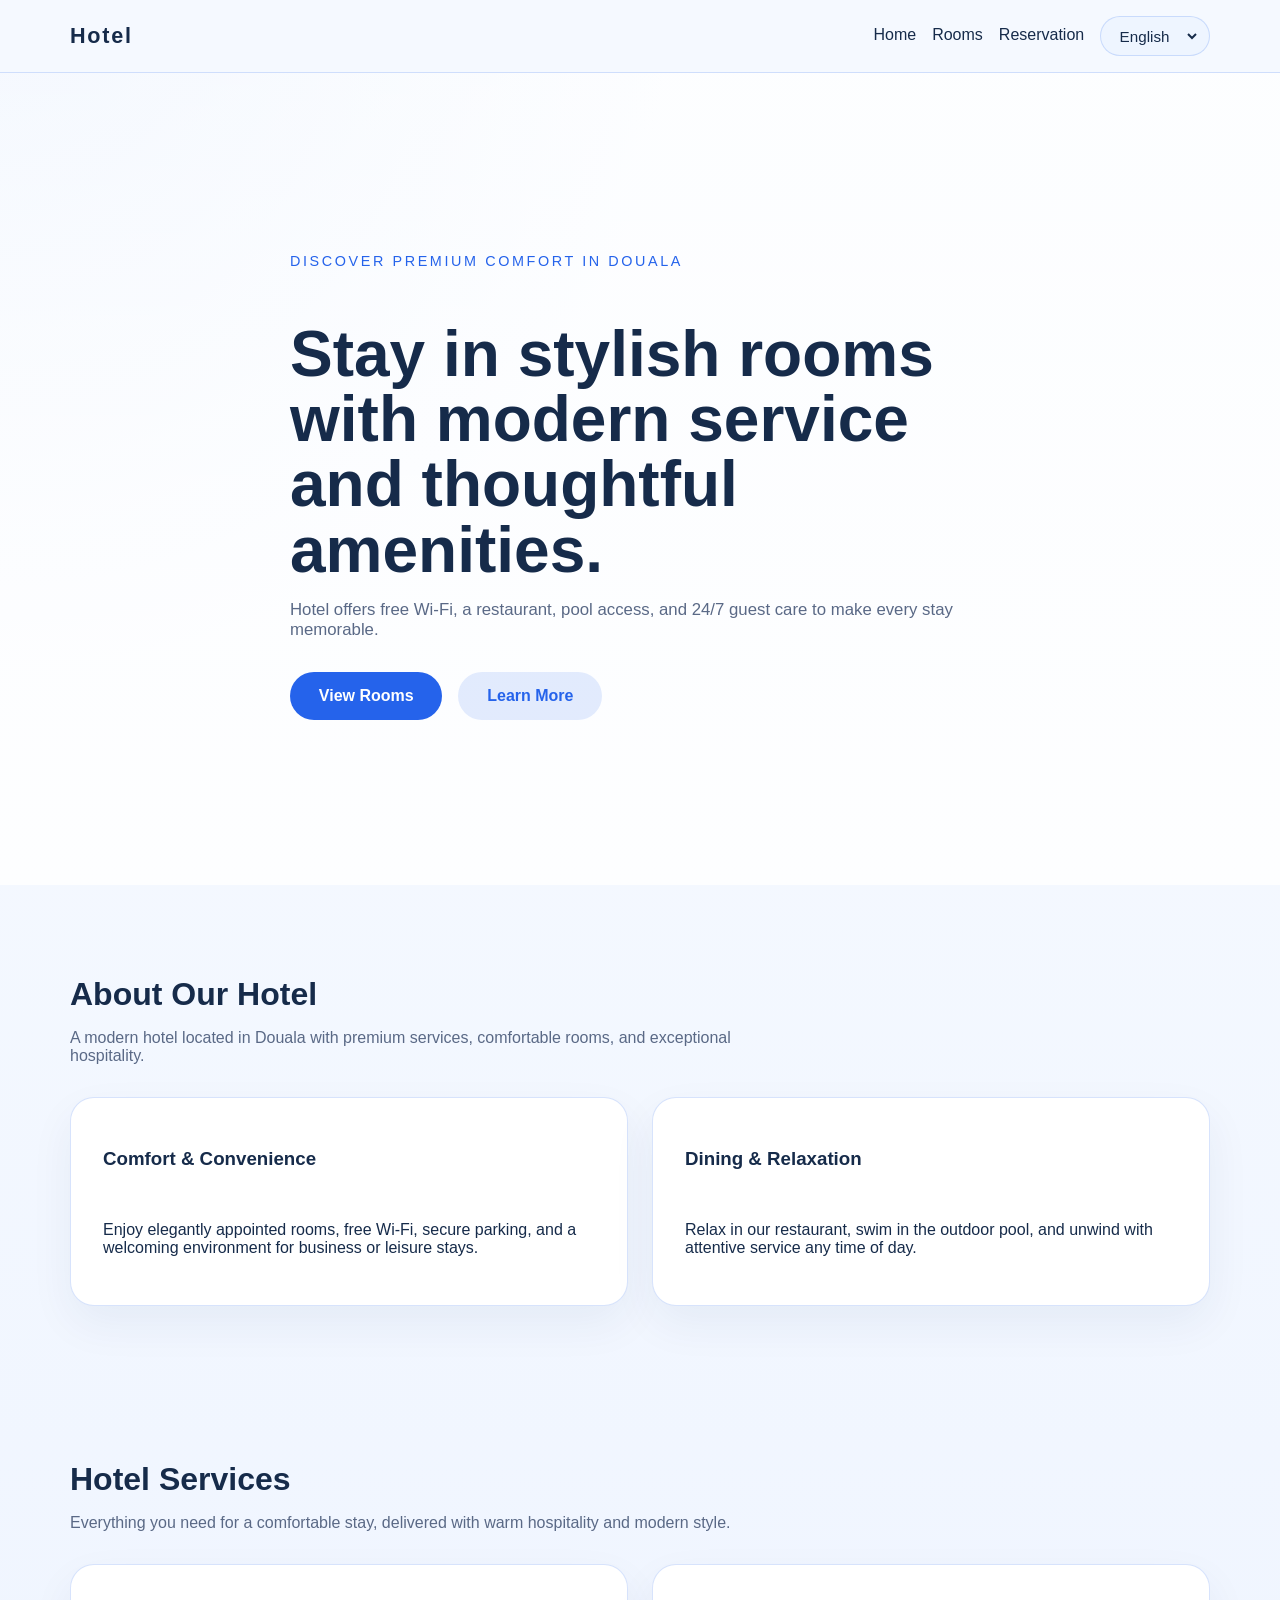
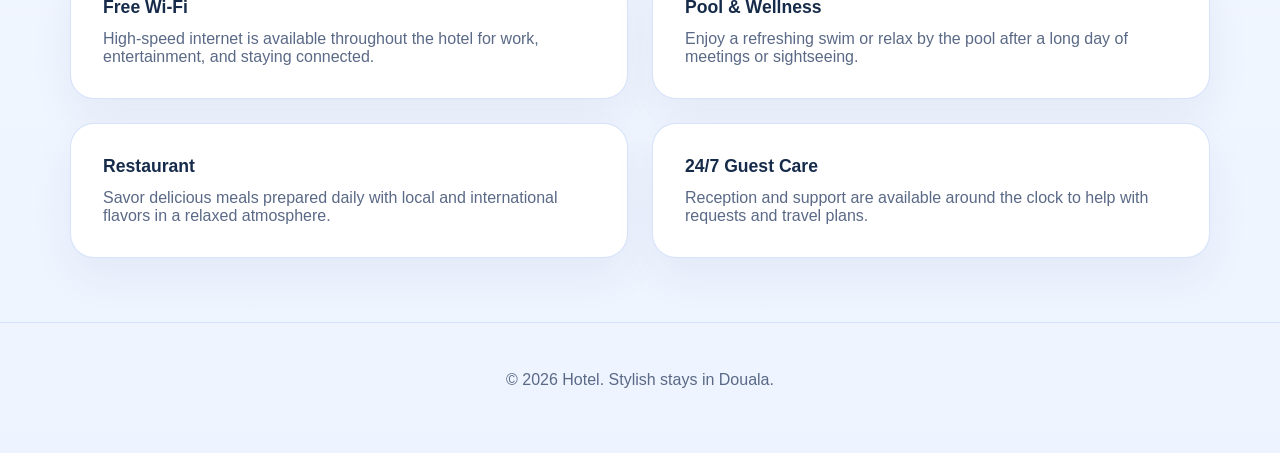
<file: Hotelsystem/index.html>
﻿<!DOCTYPE html>
<html lang="en">
<head>
  <meta charset="UTF-8">
  <meta name="viewport" content="width=device-width, initial-scale=1.0">
  <title>Hotel</title>
  <link rel="stylesheet" href="styles.css">
</head>
<body data-page="index">
  <header class="site-header">
    <div class="container site-nav">
      <a class="brand" data-i18n="common.brand" href="index.html">Hotel</a>
      <div class="header-actions">       
        <button id="mobileNavToggle" class="icon-button mobile-only" aria-label="Open navigation">☰</button>
        <nav class="nav-links">
            <button id="mobileNavClose" class="icon-button nav-close-button mobile-only" aria-label="Close navigation">✕</button>
            <a data-i18n="common.home" href="index.html">Home</a>
          <a data-i18n="common.rooms" href="rooms.html">Rooms</a>
          <a data-i18n="common.reservation" href="reservation.html">Reservation</a>
        <button id="themeToggle" class="icon-button" aria-label="Toggle theme">🌙</button>
        <div class="language-switcher">
          <select id="languageSwitcher">
            <option value="en">English</option>
            <option value="fr">Français</option>
          </select>
        </div>
        </nav>
      </div>
    </div>
  </header>


  <main>
    <section class="hero">
      <div class="container hero-content">
        <p class="eyebrow" data-i18n="index.eyebrow">Discover premium comfort in Douala</p>
        <h1 class="hero-title" data-i18n="index.heroTitle">Stay in stylish rooms with modern service and thoughtful amenities.</h1>
        <p class="hero-text" data-i18n="index.heroText">Hotel offers free Wi-Fi, a restaurant, pool access, and 24/7 guest care to make every stay memorable.</p>
        <div class="hero-actions">
          <a class="button-primary" data-i18n="index.viewRooms" href="rooms.html">View Rooms</a>
          <a class="btn" data-i18n="index.learnMore" href="#about">Learn More</a>
        </div>
      </div>
    </section>

    <section class="section" id="about">
      <div class="container">
        <h2 class="section-title" data-i18n="index.aboutTitle">About Our Hotel</h2>
        <p class="section-subtitle" data-i18n="index.aboutText">A modern hotel located in Douala with premium services, comfortable rooms, and exceptional hospitality.</p>
        <div class="card-grid">
          <div class="card card-compact">
            <h3 data-i18n="index.comfortTitle">Comfort & Convenience</h3>
            <p data-i18n="index.comfortText">Enjoy elegantly appointed rooms, free Wi-Fi, secure parking, and a welcoming environment for business or leisure stays.</p>
          </div>
          <div class="card card-compact">
            <h3 data-i18n="index.diningTitle">Dining & Relaxation</h3>
            <p data-i18n="index.diningText">Relax in our restaurant, swim in the outdoor pool, and unwind with attentive service any time of day.</p>
          </div>
        </div>
      </div>
    </section>

    <section class="section" id="services">
      <div class="container">
        <h2 class="section-title" data-i18n="index.servicesTitle">Hotel Services</h2>
        <p class="section-subtitle" data-i18n="index.servicesText">Everything you need for a comfortable stay, delivered with warm hospitality and modern style.</p>
        <div class="card-grid">
          <div class="service-item">
            <h3 data-i18n="index.wifiTitle">Free Wi-Fi</h3>
            <p data-i18n="index.wifiText">High-speed internet is available throughout the hotel for work, entertainment, and staying connected.</p>
          </div>
          <div class="service-item">
            <h3 data-i18n="index.poolTitle">Pool & Wellness</h3>
            <p data-i18n="index.poolText">Enjoy a refreshing swim or relax by the pool after a long day of meetings or sightseeing.</p>
          </div>
          <div class="service-item">
            <h3 data-i18n="index.restaurantTitle">Restaurant</h3>
            <p data-i18n="index.restaurantText">Savor delicious meals prepared daily with local and international flavors in a relaxed atmosphere.</p>
          </div>
          <div class="service-item">
            <h3 data-i18n="index.guestCareTitle">24/7 Guest Care</h3>
            <p data-i18n="index.guestCareText">Reception and support are available around the clock to help with requests and travel plans.</p>
          </div>
        </div>
      </div>
    </section>
  </main>

  <footer class="footer">
    <div class="container">
      <p data-i18n="index.footer">© 2026 Hotel. Stylish stays in Douala.</p>
    </div>
  </footer>

  <script src="app.js"></script>
</body>
</html>
</file>
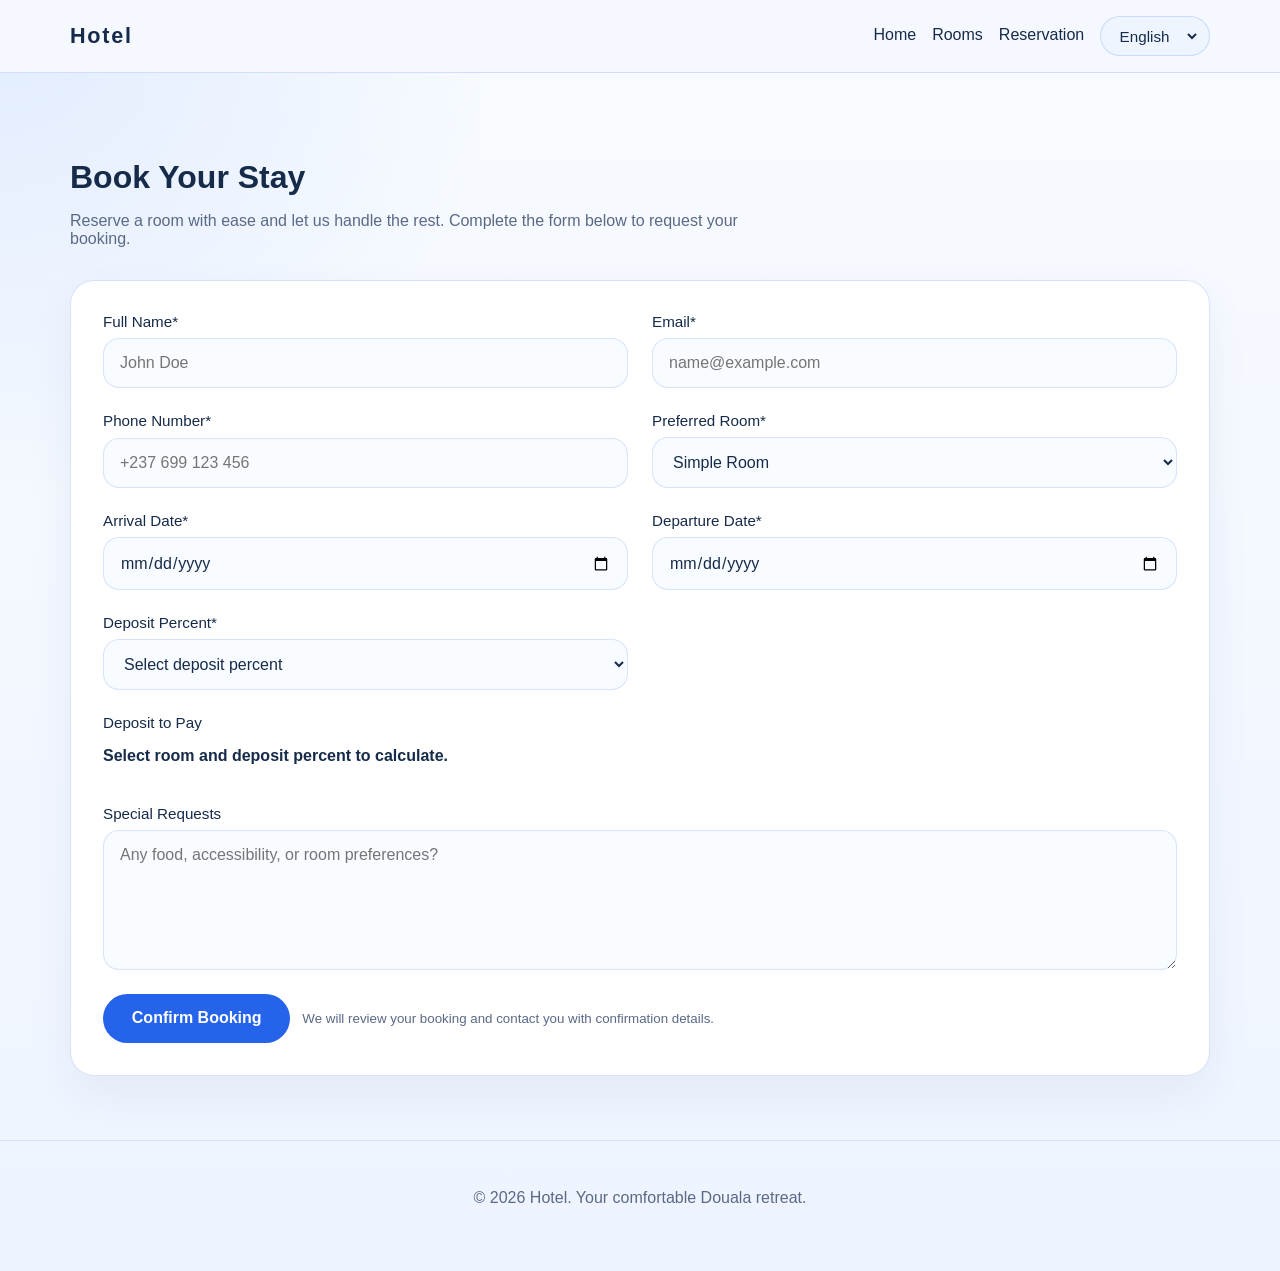
<file: Hotelsystem/reservation.html>
﻿<!DOCTYPE html>
<html lang="en">
<head>
  <meta charset="UTF-8">
  <meta name="viewport" content="width=device-width, initial-scale=1.0">
  <title>Reservation | Hotel</title>
  <link rel="stylesheet" href="styles.css">
</head>
<body data-page="reservation">
  <header class="site-header">
    <div class="container site-nav">
      <a class="brand" data-i18n="common.brand" href="index.html">Hotel</a>
      <div class="header-actions">       
        <button id="mobileNavToggle" class="icon-button mobile-only" aria-label="Open navigation">☰</button>
        <nav class="nav-links">
            <button id="mobileNavClose" class="icon-button nav-close-button mobile-only" aria-label="Close navigation">✕</button>
            <a data-i18n="common.home" href="index.html">Home</a>
          <a data-i18n="common.rooms" href="rooms.html">Rooms</a>
          <a data-i18n="common.reservation" href="reservation.html">Reservation</a>
        <button id="themeToggle" class="icon-button" aria-label="Toggle theme">🌙</button>
        <div class="language-switcher">
          <select id="languageSwitcher">
            <option value="en">English</option>
            <option value="fr">Français</option>
          </select>
        </div>
        </nav>
      </div>
    </div>
  </header>

  <main class="section">
    <div class="container">
      <h1 class="section-title" data-i18n="reservation.pageTitle">Book Your Stay</h1>
      <p class="section-subtitle" data-i18n="reservation.pageSubtitle">Reserve a room with ease and let us handle the rest. Complete the form below to request your booking.</p>

      <div class="form-wrapper">
        <form   action="https://formspree.io/f/mljrjkby" method="post" id="bookingForm" class="form-grid" novalidate>
          <div class="form-group">
            <label for="fullName" data-i18n="reservation.fullNameLabel">Full Name*</label>
            <input id="fullName" name="fullName" type="text" data-i18n-placeholder="reservation.fullNamePlaceholder" placeholder="John Doe" required>
          </div>

          <div class="form-group">
            <label for="email" data-i18n="reservation.emailLabel">Email*</label>
            <input id="email" name="email" type="email" data-i18n-placeholder="reservation.emailPlaceholder" placeholder="name@example.com" required>
          </div>

          <div class="form-group">
            <label for="phone" data-i18n="reservation.phoneLabel">Phone Number*</label>
            <input id="phone" name="phone" type="tel" data-i18n-placeholder="reservation.phonePlaceholder" placeholder="+237 699 123 456" required>
          </div>

          <div class="form-group">
            <label for="room-select" data-i18n="reservation.roomLabel">Preferred Room*</label>
            <select id="room-select" name="roomType" required>
              <option value="Simple Room" data-i18n="rooms.simpleRoom">Simple Room</option>
              <option value="Double Room" data-i18n="rooms.doubleRoom">Double Room</option>
              <option value="Suite" data-i18n="rooms.suite">Suite</option>
            </select>
          </div>

          <div class="form-group">
            <label for="arrivalDate" data-i18n="reservation.arrivalLabel">Arrival Date*</label>
            <input id="arrivalDate" name="arrivalDate" type="date" required>
          </div>

          <div class="form-group">
            <label for="departureDate" data-i18n="reservation.departureLabel">Departure Date*</label>
            <input id="departureDate" name="departureDate" type="date" required>
          </div>

          <div class="form-group">
            <label for="depositPercent">Deposit Percent*</label>
            <select id="depositPercent" name="depositPercent" required>
              <option value="">Select deposit percent</option>
              <option value="20">20%</option>
              <option value="30">30%</option>
            </select>
          </div>

          <div class="form-group" style="grid-column: 1 / -1;">
            <label>Deposit to Pay</label>
            <p id="depositAmountPreview" class="status-message">Select room and deposit percent to calculate.</p>
          </div>

          <div class="form-group" style="grid-column: 1 / -1;">
            <label for="specialRequest" data-i18n="reservation.requestLabel">Special Requests</label>
            <textarea id="specialRequest" name="specialRequest" data-i18n-placeholder="reservation.requestPlaceholder" placeholder="Any food, accessibility, or room preferences?" rows="5"></textarea>
          </div>

          <!--
            Payment confirmation screen is hidden initially. After the user
            submits the form, this screen prompts them to pay the deposit or
            decline and return to the booking form.
          -->
          <div class="form-actions" style="grid-column: 1 / -1;">
            <button class="button-primary" data-i18n="reservation.submitButton" type="submit">Confirm Booking</button>
            <small data-i18n="reservation.noteText">We will review your booking and contact you with confirmation details.</small>
            <p class="status-message" id="status"></p>
          </div>
        </form>

        <div id="paymentConfirmationScreen" class="card payment-screen" style="display:none; margin-top: 1.5rem;">
          <h3>Confirm Deposit Payment</h3>
          <p id="paymentSummary">Review your deposit before paying.</p>
          <div class="form-group" style="margin-top: 1rem;">
            <label for="paymentMethod">Payment Method*</label>
            <select id="paymentMethod" required>
              <option value="">Choose payment method</option>
              <option value="mtn">MTN</option>
              <option value="orange">Orange</option>
              <option value="bankcard">Bank Card</option>
            </select>
          </div>
          <div style="display:flex; gap:0.5rem; margin-top:0.75rem; flex-wrap: wrap;">
            <button id="payButton" type="button" class="button-primary">Confirm Pay</button>
            <button id="declineButton" type="button" class="btn">Decline</button>
          </div>
          <small class="status-message" id="paymentMessage"></small>
        </div>
      </div>
    </div>
  </main>

  <footer class="footer">
    <div class="container">
      <p data-i18n="reservation.footer">© 2026 Hotel. Your comfortable Douala retreat.</p>
    </div>
  </footer>

  <script src="app.js"></script>
</body>
</html>
</file>
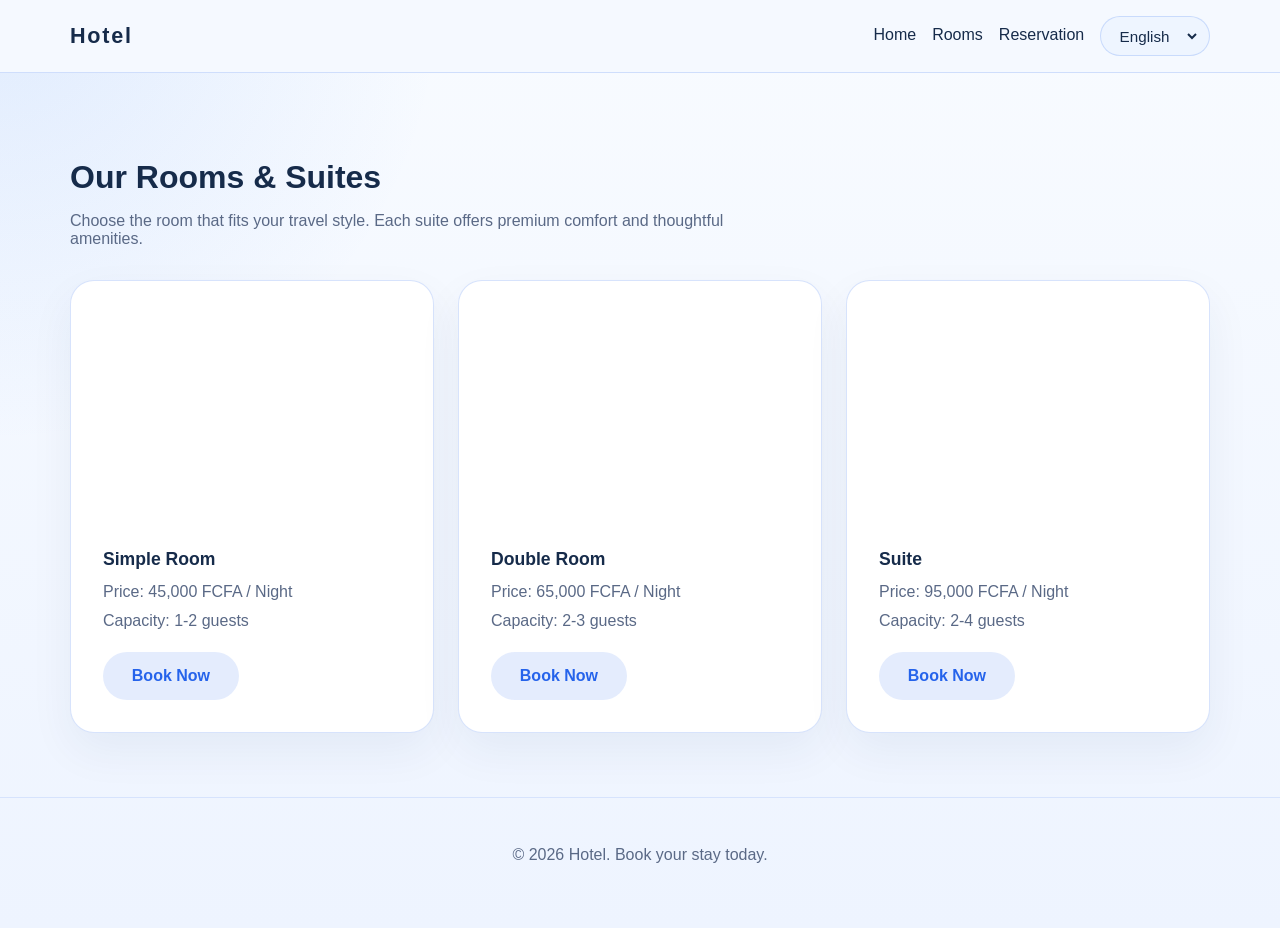
<file: Hotelsystem/rooms.html>
﻿<!DOCTYPE html>
<html lang="en">
<head>
  <meta charset="UTF-8">
  <meta name="viewport" content="width=device-width, initial-scale=1.0">
  <title>Our Rooms | Hotel</title>
  <link rel="stylesheet" href="styles.css">
</head>
<body data-page="rooms">
  <header class="site-header">
    <div class="container site-nav">
      <a class="brand" data-i18n="common.brand" href="index.html">Hotel</a>
      <div class="header-actions">       
        <button id="mobileNavToggle" class="icon-button mobile-only" aria-label="Open navigation">☰</button>
        <nav class="nav-links">
            <button id="mobileNavClose" class="icon-button nav-close-button mobile-only" aria-label="Close navigation">✕</button>
            <a data-i18n="common.home" href="index.html">Home</a>
          <a data-i18n="common.rooms" href="rooms.html">Rooms</a>
          <a data-i18n="common.reservation" href="reservation.html">Reservation</a>
        <button id="themeToggle" class="icon-button" aria-label="Toggle theme">🌙</button>
        <div class="language-switcher">
          <select id="languageSwitcher">
            <option value="en">English</option>
            <option value="fr">Français</option>
          </select>
        </div>
        </nav>
      </div>
    </div>
  </header>

  <main class="section">
    <div class="container">
      <h1 class="section-title" data-i18n="rooms.pageTitle">Our Rooms & Suites</h1>
      <p class="section-subtitle" data-i18n="rooms.pageSubtitle">Choose the room that fits your travel style. Each suite offers premium comfort and thoughtful amenities.</p>

      <div class="room-grid">
        <div class="room-card">
          <div class="room-photo" style="background-image: url('https://images.unsplash.com/photo-1505693416388-ac5ce068fe85?auto=format&fit=crop&w=1200&q=80');"></div>
          <h3 data-i18n="rooms.simpleRoom">Simple Room</h3>
          <p data-i18n="rooms.simplePrice">Price: 45,000 FCFA / Night</p>
          <p data-i18n="rooms.simpleCapacity">Capacity: 1-2 guests</p>
          <a class="btn" data-i18n="rooms.bookNow" href="reservation.html?room=Simple%20Room">Book Now</a>
        </div>

        <div class="room-card">
          <div class="room-photo" style="background-image: url('https://images.unsplash.com/photo-1522708323590-d24dbb6b0267?auto=format&fit=crop&w=1200&q=80');"></div>
          <h3 data-i18n="rooms.doubleRoom">Double Room</h3>
          <p data-i18n="rooms.doublePrice">Price: 65,000 FCFA / Night</p>
          <p data-i18n="rooms.doubleCapacity">Capacity: 2-3 guests</p>
          <a class="btn" data-i18n="rooms.bookNow" href="reservation.html?room=Double%20Room">Book Now</a>
        </div>

        <div class="room-card">
          <div class="room-photo" style="background-image: url('https://images.unsplash.com/photo-1560448068-652ce1f4a9be?auto=format&fit=crop&w=1200&q=80');"></div>
          <h3 data-i18n="rooms.suite">Suite</h3>
          <p data-i18n="rooms.suitePrice">Price: 95,000 FCFA / Night</p>
          <p data-i18n="rooms.suiteCapacity">Capacity: 2-4 guests</p>
          <a class="btn" data-i18n="rooms.bookNow" href="reservation.html?room=Suite">Book Now</a>
        </div>
      </div>
    </div>
  </main>

  <footer class="footer">
    <div class="container">
      <p data-i18n="rooms.footer">© 2026 Hotel. Book your stay today.</p>
    </div>
  </footer>

  <script src="app.js"></script>
</body>
</html>
</file>
<file: Hotelsystem/styles.css>
﻿/* Theme variables define the default color palette and surface tones. */
:root {
  --bg: #f5f9ff;
  --surface: #ffffff;
  --surface-alt: #eef5ff;
  --surface-soft: rgba(59, 130, 246, 0.12);
  --text: #162b4a;
  --muted: #5a6986;
  --accent: #2563eb;
  --accent-strong: #f59e0b;
  --danger: #dc2626;
  --border: rgba(37, 99, 235, 0.18);
}

/* Dark theme color overrides when the body has data-theme="dark". */
body[data-theme="dark"] {
  --bg: #0f172a;
  --surface: #111827;
  --surface-alt: #1f2937;
  --surface-soft: rgba(255, 255, 255, 0.06);
  --text: #e2e8f0;
  --muted: #94a3b8;
  --accent: #60a5fa;
  --accent-strong: #fbbf24;
  --danger: #f87171;
  --border: rgba(148, 163, 184, 0.24);
}

/* Global reset for box sizing. */
* {
  box-sizing: border-box;
}

/* Smooth scrolling behavior when navigating on the page. */
html {
  scroll-behavior: smooth;
}

/* Base body styling with theme-aware background and text color. */
body {
  margin: 0;
  min-height: 100vh;
  font-family: "Inter", "Segoe UI", sans-serif;
  background: var(--bg);
  color: var(--text);
}

/* Light-mode gradient background styling. */
body[data-theme="light"] {
  background: radial-gradient(circle at top left, rgba(59, 130, 246, 0.12), transparent 28%),
    linear-gradient(180deg, #f8fbff 0%, #eef4ff 100%);
}

/* Dark-mode gradient background styling. */
body[data-theme="dark"] {
  background: radial-gradient(circle at top left, rgba(96, 165, 250, 0.12), transparent 28%),
    linear-gradient(180deg, #0b1125 0%, #111827 100%);
}

img {
  max-width: 100%;
  display: block;
}

button,
input,
select,
textarea {
  font: inherit;
}

a {
  color: inherit;
  text-decoration: none;
}

button {
  cursor: pointer;
}

.container {
  width: min(1140px, calc(100% - 2rem));
  margin: 0 auto;
}

.site-header {
  position: sticky;
  top: 0;
  z-index: 20;
  background: var(--bg);
  border-bottom: 1px solid var(--border);
  backdrop-filter: blur(12px);
}

.site-nav {
  display: flex;
  align-items: center;
  justify-content: space-between;
  gap: 1rem;
  padding: 1rem 0;
}

.brand {
  font-size: 1.35rem;
  font-weight: 700;
  letter-spacing: 0.08em;
  color: var(--text);
}

/* Navigation link container for desktop and mobile layouts. */
.nav-links {
  display: flex;
  flex-wrap: wrap;
  gap: 1rem;
}

/* Base link styling inside the nav area. */
.nav-links a {
  padding-top: 10px;
  color: var(--text);
  transition: color 0.2s ease;
}

/* Hover and focus state for improved accessibility. */
.nav-links a:hover,
.nav-links a:focus {
  color: var(--accent);
}

.language-switcher {
  display: inline-flex;
  align-items: center;
  border: 1px solid var(--border);
  border-radius: 999px;
  background: var(--surface-alt);
  padding: 0.35rem 0.55rem;
}

.language-switcher select {
  border: none;
  background: transparent;
  color: var(--text);
  font-size: 0.95rem;
  padding: 0.25rem 0.35rem;
  outline: none;
}

.header-actions {
  display: flex;
  align-items: center;
  gap: 0.75rem;
}

.icon-button {
  appearance: none;
  border: 1px solid var(--border);
  background: var(--surface-alt);
  color: var(--text);
  border-radius: 999px;
  padding: 0.8rem 1rem;
  font-size: 1rem;
  cursor: pointer;
}

.icon-button:hover,
.icon-button:focus {
  border-color: var(--accent);
}

.mobile-only {
  display: none;
}

.nav-links {
  display: flex;
  flex-wrap: wrap;
  gap: 1rem;
}

.nav-close-button {
  align-self: flex-end;
  border-radius: 999px;
  font-size: 1.05rem;
  padding: 0.75rem 0.9rem;
}

.hero {
  min-height: calc(100vh - 88px);
  display: grid;
  place-items: center;
  background: linear-gradient(180deg, rgba(255, 255, 255, 0.65), rgba(255, 255, 255, 0.85)),
    url('https://images.unsplash.com/photo-1501117716987-c8e6f542bffc?auto=format&fit=crop&w=1400&q=80') center/cover no-repeat;
  padding: 5rem 0;
}

body[data-theme="dark"] .hero {
  background: linear-gradient(180deg, rgba(15, 23, 42, 0.75), rgba(15, 23, 42, 0.92)),
    url('https://images.unsplash.com/photo-1501117716987-c8e6f542bffc?auto=format&fit=crop&w=1400&q=80') center/cover no-repeat;
}

.hero-content {
  max-width: 700px;
  text-align: left;
}

.eyebrow {
  text-transform: uppercase;
  letter-spacing: 0.18em;
  color: var(--accent);
  font-size: 0.9rem;
  margin-bottom: 1rem;
}

.hero-title {
  font-size: clamp(2.5rem, 5vw, 4rem);
  margin-bottom: 1rem;
  line-height: 1.02;
}

.hero-text {
  color: var(--muted);
  font-size: 1.05rem;
  margin-bottom: 2rem;
}

.hero-actions {
  display: inline-flex;
  flex-wrap: wrap;
  gap: 1rem;
  justify-content: flex-start;
}

.btn,
.button-primary {
  display: inline-flex;
  align-items: center;
  justify-content: center;
  border: none;
  border-radius: 999px;
  background: var(--accent);
  color: #ffffff;
  padding: 0.95rem 1.8rem;
  font-weight: 700;
  text-decoration: none;
  transition: transform 0.2s ease, box-shadow 0.2s ease, background-color 0.2s ease;
}

.btn {
  background: rgba(37, 99, 235, 0.12);
  color: var(--accent);
}

.btn:hover,
.button-primary:hover {
  transform: translateY(-2px);
  box-shadow: 0 18px 45px rgba(37, 99, 235, 0.18);
}

.section {
  padding: 4rem 0;
}

.section-title {
  font-size: 2rem;
  margin-bottom: 0.75rem;
}

.section-subtitle {
  max-width: 680px;
  color: var(--muted);
  margin-bottom: 2rem;
}

.card-grid {
  display: grid;
  gap: 1.5rem;
}

.card,
.service-item,
.room-card,
.form-wrapper,
.payment-screen {
  background: var(--surface);
  border: 1px solid var(--border);
  border-radius: 24px;
  padding: 2rem;
  box-shadow: 0 18px 45px rgba(16, 50, 95, 0.06);
}

.payment-screen {
  animation: fadeInSlide 0.25s ease both;
}

@keyframes fadeInSlide {
  from {
    opacity: 0;
    transform: translateY(12px);
  }
  to {
    opacity: 1;
    transform: translateY(0);
  }
}

.card-compact {
  display: grid;
  gap: 1rem;
}

.service-list,
.room-details {
  display: grid;
  gap: 1rem;
}

.service-item h3,
.room-card h3 {
  margin: 0 0 0.75rem;
  font-size: 1.1rem;
}

.service-item p,
.room-card p {
  margin: 0;
  color: var(--muted);
}

.room-grid {
  display: grid;
  gap: 1.5rem;
}

.room-card {
  overflow: hidden;
  display: grid;
  grid-template-rows: 220px 1fr auto;
}

.room-photo {
  min-height: 220px;
  background-size: cover;
  background-position: center;
}

.room-card h3 {
  margin: 1rem 0 0.5rem;
}

.room-card p {
  margin: 0.35rem 0;
}

.room-card .btn {
  margin-top: 1rem;
  width: fit-content;
}

.footer {
  padding: 2rem 0 3rem;
  border-top: 1px solid rgba(37, 99, 235, 0.12);
  color: var(--muted);
  text-align: center;
}

.footer a {
  color: var(--accent);
}

.form-grid {
  display: grid;
  gap: 1.5rem;
}

.form-group {
  display: grid;
  gap: 0.5rem;
}

label {
  font-size: 0.95rem;
  color: var(--text);
}

input,
select,
textarea {
  width: 100%;
  background: #f8fbff;
  border: 1px solid rgba(37, 99, 235, 0.16);
  border-radius: 16px;
  color: var(--text);
  padding: 0.95rem 1rem;
  outline: none;
  transition: border-color 0.2s ease, box-shadow 0.2s ease;
}

input:focus,
select:focus,
textarea:focus {
  border-color: rgba(37, 99, 235, 0.45);
  box-shadow: 0 0 0 4px rgba(59, 130, 246, 0.12);
}

textarea {
  min-height: 140px;
  resize: vertical;
}

.form-actions {
  display: flex;
  flex-direction: column;
  gap: 0.75rem;
  align-items: flex-start;
}

.form-actions small {
  color: var(--muted);
}

.status-message {
  margin-top: 0.5rem;
  font-weight: 600;
}

@media (min-width: 760px) {
  .icon-button{
    display: none;
  }
  .card-grid {
    grid-template-columns: repeat(2, minmax(0, 1fr));
  }

  .hero-content {
    text-align: left;
  }

  .form-grid {
    grid-template-columns: repeat(2, minmax(0, 1fr));
  }

  .form-actions {
    flex-direction: row;
    align-items: center;
  }

  .room-grid {
    grid-template-columns: repeat(3, minmax(0, 1fr));
  }
}

@media (max-width: 760px) {
  /* Mobile layout adjustments for the header and navigation. */
  .site-nav {
    position: relative;
    flex-direction: row;
    justify-content: space-between;
    align-items: center;
  }

  /* Place the mobile nav toggle in the top-right corner. */
  #mobileNavToggle {
    position: absolute;
    top: 1rem;
    right: 1rem;
    z-index: 40;
  }

  /* Ensure header actions stay aligned to the right on mobile. */
  .header-actions {
    width: 100%;
    justify-content: flex-end;
    align-items: center;
  }

  .mobile-only {
    display: inline-flex;
  }

  #mobileNavToggle {
    animation: bounce 1.5s infinite ease-in-out;
  }

  body.nav-open #mobileNavToggle {
    display: none;
  }

  /* Hide the mobile nav by default and animate it into view when open. */
  .nav-links {
    visibility: hidden;
    opacity: 0;
    transform: translateX(20px);
    position: fixed;
    top: 0;
    right: 0;
    height: 100vh;
    width: min(280px, 80vw);
    padding: 5rem 1.5rem 1.5rem;
    flex-direction: column;
    align-items: flex-start;
    justify-content: flex-start;
    gap: 1rem;
    background: var(--surface);
    border-left: 1px solid var(--border);
    z-index: 30;
    pointer-events: none;
    transition: opacity 0.25s ease, transform 0.25s ease, visibility 0.25s ease;
  }

  .nav-links.open {
    visibility: visible;
    opacity: 1;
    transform: translateX(0);
    pointer-events: auto;
  }

  /* Semi-transparent backdrop shown while the mobile menu is open. */
  body.nav-open::before {
    content: '';
    position: fixed;
    inset: 0;
    background: rgba(22, 43, 74, 0.35);
    z-index: 20;
  }

  @keyframes bounce {
    0%, 100% {
      transform: translateY(0);
    }
    25% {
      transform: translateY(-4px);
    }
    50% {
      transform: translateY(0);
    }
    75% {
      transform: translateY(-2px);
    }
  }

  .hero {
    min-height: 70vh;
    padding: 4rem 0;
  }
}
</file>
